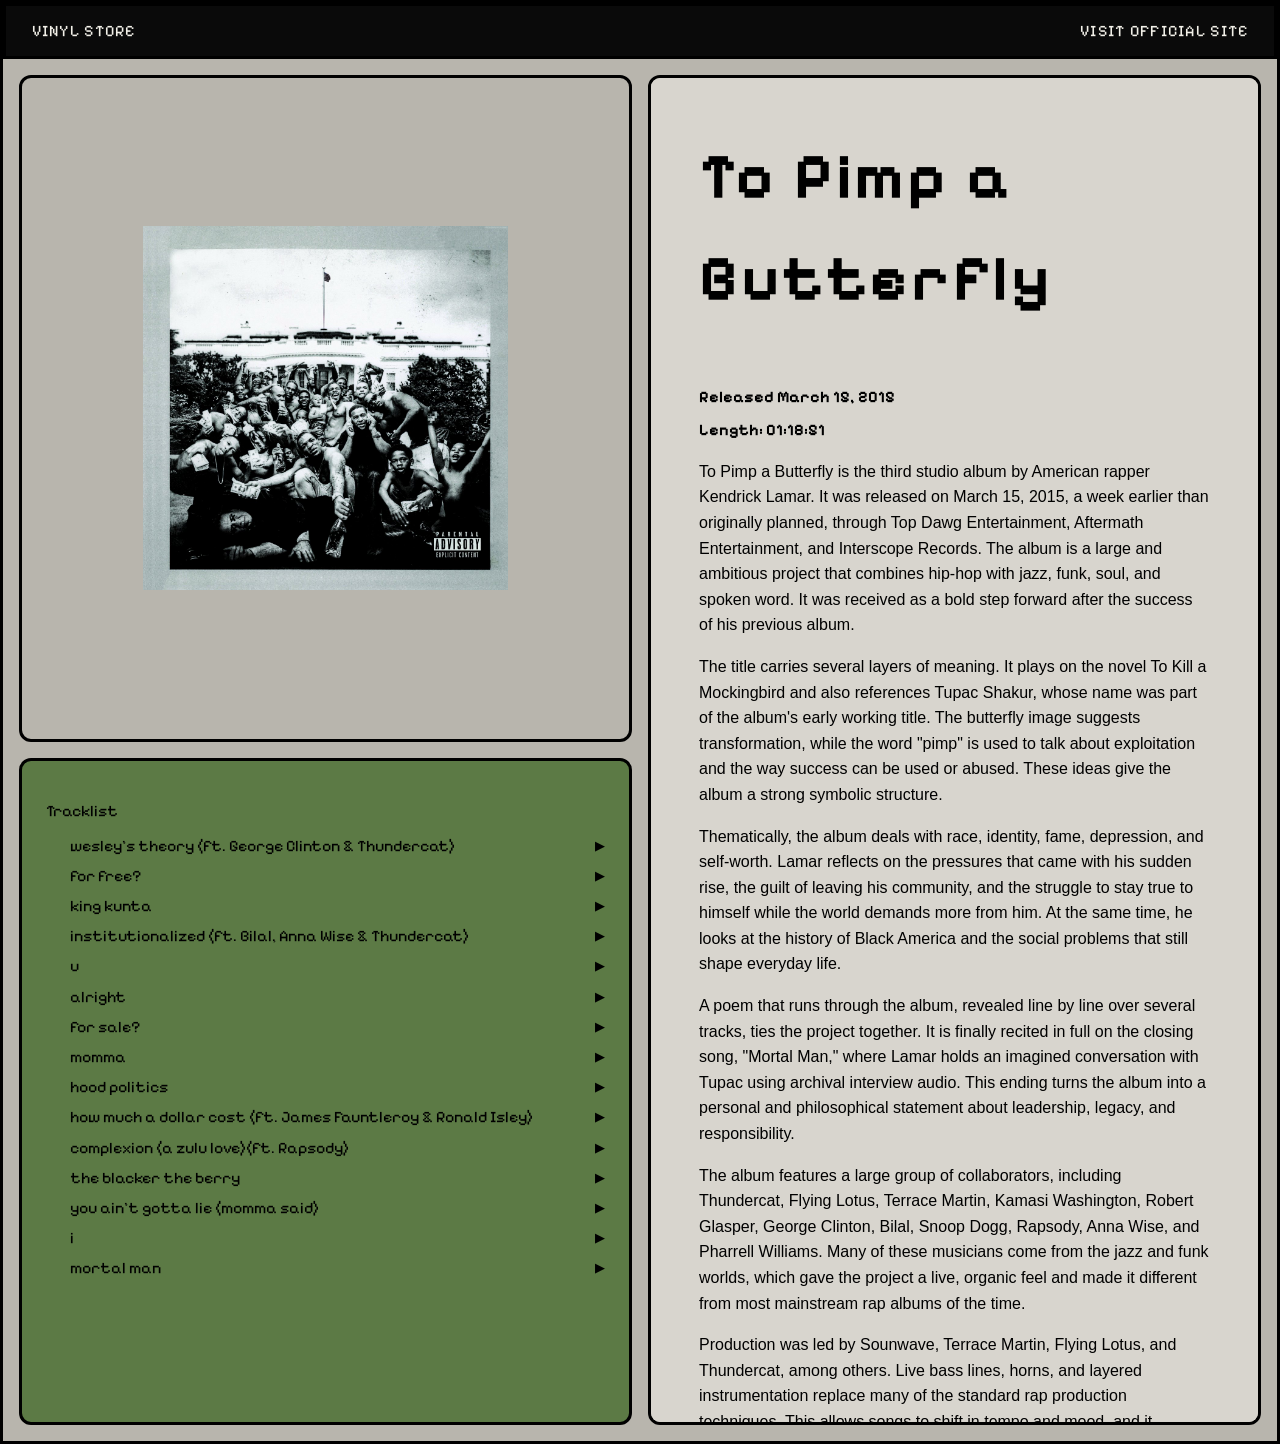
<file: butterfly.html>
<!doctype html>
<html lang="en">
  <head>
    <meta charset="UTF-8" />
    <meta name="viewport" content="width=device-width, initial-scale=1.0" />
    <title>To Pimp a Butterfly</title>
    <link rel="stylesheet" href="records.css" />
    <link rel="preconnect" href="https://fonts.googleapis.com" />
    <link rel="preconnect" href="https://fonts.gstatic.com" crossorigin />
    <link
      href="https://fonts.googleapis.com/css2?family=Pixelify+Sans:wght@400..700&display=swap"
      rel="stylesheet"
    />
  </head>
  <body>
    <nav class="nav">
      <a class="link nav-title" href="index.html">VINYL STORE</a>
      <a class="link" href="https://shop.my-gnx.com/">VISIT OFFICIAL SITE</a>
    </nav>
    <div class="container">
      <div class="record-playing">
        <img class="vinyl" src="images/vinyl.png" alt="Vinyl" />
        <img
          class="album-cover"
          src="images/butterfly.jpg"
          alt="GNX album cover"
        />
      </div>
      <div class="tracklist">
        <p>Tracklist</p>
        <ul>
          <li>
            wesley's theory (ft. George Clinton & Thundercat)
            <button
              class="play-button"
              data-audio="music/To Pimp a Butterfly/wesleystheory.mp3"
            >
              ▶
            </button>
          </li>

          <li>
            for free?
            <button
              class="play-button"
              data-audio="music/To Pimp a Butterfly/forfree.mp3"
            >
              ▶
            </button>
          </li>

          <li>
            king kunta
            <button
              class="play-button"
              data-audio="music/To Pimp a Butterfly/kingkunta.mp3"
            >
              ▶
            </button>
          </li>

          <li>
            institutionalized (ft. Bilal, Anna Wise & Thundercat)
            <button
              class="play-button"
              data-audio="music/To Pimp a Butterfly/instatu.mp3"
            >
              ▶
            </button>
          </li>

          <li>
            u
            <button
              class="play-button"
              data-audio="music/To Pimp a Butterfly/u.mp3"
            >
              ▶
            </button>
          </li>

          <li>
            alright
            <button
              class="play-button"
              data-audio="music/To Pimp a Butterfly/alright.mp3"
            >
              ▶
            </button>
          </li>

          <li>
            for sale?
            <button
              class="play-button"
              data-audio="music/To Pimp a Butterfly/forsale.mp3"
            >
              ▶
            </button>
          </li>

          <li>
            momma
            <button
              class="play-button"
              data-audio="music/To Pimp a Butterfly/momma.mp3"
            >
              ▶
            </button>
          </li>

          <li>
            hood politics
            <button
              class="play-button"
              data-audio="music/To Pimp a Butterfly/hoodpolitics.mp3"
            >
              ▶
            </button>
          </li>

          <li>
            how much a dollar cost (ft. James Fauntleroy & Ronald Isley)
            <button
              class="play-button"
              data-audio="music/To Pimp a Butterfly/dollarcost.mp3"
            >
              ▶
            </button>
          </li>

          <li>
            complexion (a zulu love)(ft. Rapsody)
            <button
              class="play-button"
              data-audio="music/To Pimp a Butterfly/complexion.mp3"
            >
              ▶
            </button>
          </li>

          <li>
            the blacker the berry
            <button
              class="play-button"
              data-audio="music/To Pimp a Butterfly/blackertheberry.mp3"
            >
              ▶
            </button>
          </li>
          <li>
            you ain't gotta lie (momma said)
            <button
              class="play-button"
              data-audio="music/To Pimp a Butterfly/youaintgottalie.mp3"
            >
              ▶
            </button>
          </li>
          <li>
            i
            <button
              class="play-button"
              data-audio="music/To Pimp a Butterfly/i.mp3"
            >
              ▶
            </button>
          </li>
          <li>
            mortal man
            <button
              class="play-button"
              data-audio="music/To Pimp a Butterfly/mortalman.mp3"
            >
              ▶
            </button>
          </li>
        </ul>
      </div>
      <div class="description">
        <h2>To Pimp a Butterfly</h2>
        <h3>Released March 15, 2015</h3>
        <h3>Length: 01:18:51</h3>
        <!--text from claude -->
        <p>
          To Pimp a Butterfly is the third studio album by American rapper
          Kendrick Lamar. It was released on March 15, 2015, a week earlier than
          originally planned, through Top Dawg Entertainment, Aftermath
          Entertainment, and Interscope Records. The album is a large and
          ambitious project that combines hip-hop with jazz, funk, soul, and
          spoken word. It was received as a bold step forward after the success
          of his previous album.
        </p>

        <p>
          The title carries several layers of meaning. It plays on the novel To
          Kill a Mockingbird and also references Tupac Shakur, whose name was
          part of the album's early working title. The butterfly image suggests
          transformation, while the word "pimp" is used to talk about
          exploitation and the way success can be used or abused. These ideas
          give the album a strong symbolic structure.
        </p>

        <p>
          Thematically, the album deals with race, identity, fame, depression,
          and self-worth. Lamar reflects on the pressures that came with his
          sudden rise, the guilt of leaving his community, and the struggle to
          stay true to himself while the world demands more from him. At the
          same time, he looks at the history of Black America and the social
          problems that still shape everyday life.
        </p>

        <p>
          A poem that runs through the album, revealed line by line over several
          tracks, ties the project together. It is finally recited in full on
          the closing song, "Mortal Man," where Lamar holds an imagined
          conversation with Tupac using archival interview audio. This ending
          turns the album into a personal and philosophical statement about
          leadership, legacy, and responsibility.
        </p>

        <p>
          The album features a large group of collaborators, including
          Thundercat, Flying Lotus, Terrace Martin, Kamasi Washington, Robert
          Glasper, George Clinton, Bilal, Snoop Dogg, Rapsody, Anna Wise, and
          Pharrell Williams. Many of these musicians come from the jazz and funk
          worlds, which gave the project a live, organic feel and made it
          different from most mainstream rap albums of the time.
        </p>

        <p>
          Production was led by Sounwave, Terrace Martin, Flying Lotus, and
          Thundercat, among others. Live bass lines, horns, and layered
          instrumentation replace many of the standard rap production
          techniques. This allows songs to shift in tempo and mood, and it
          supports Lamar's experimental vocal style, which ranges from smooth
          rapping to shouted and distorted performances.
        </p>

        <p>
          Songs such as "King Kunta," "i," "The Blacker the Berry," and "These
          Walls" became widely discussed highlights. "Alright" had an especially
          large cultural impact. Its chorus became a rallying cry at protests
          and public gatherings, and the song was embraced as an anthem of hope
          during a period of social tension in the United States.
        </p>

        <p>
          To Pimp a Butterfly debuted at number one on the US Billboard 200 with
          around 324,000 units in its first week. Critics praised it
          enthusiastically, and many ranked it among the best albums of the
          decade. At the Grammy Awards it received eleven nominations and won
          Best Rap Album, along with several other awards for its songs and
          related work.
        </p>

        <p>
          The album is now considered one of the most important hip-hop albums
          of its generation. Its mix of jazz, politics, personal reflection, and
          musical risk-taking expanded what a rap album could be, and it has
          influenced artists across many genres. For many listeners, it remains
          the clearest example of Lamar's ability to combine artistic ambition
          with a message that speaks to a wide audience.
        </p>
      </div>
    </div>
    <script src="records.js"></script>
  </body>
</html>
</file>
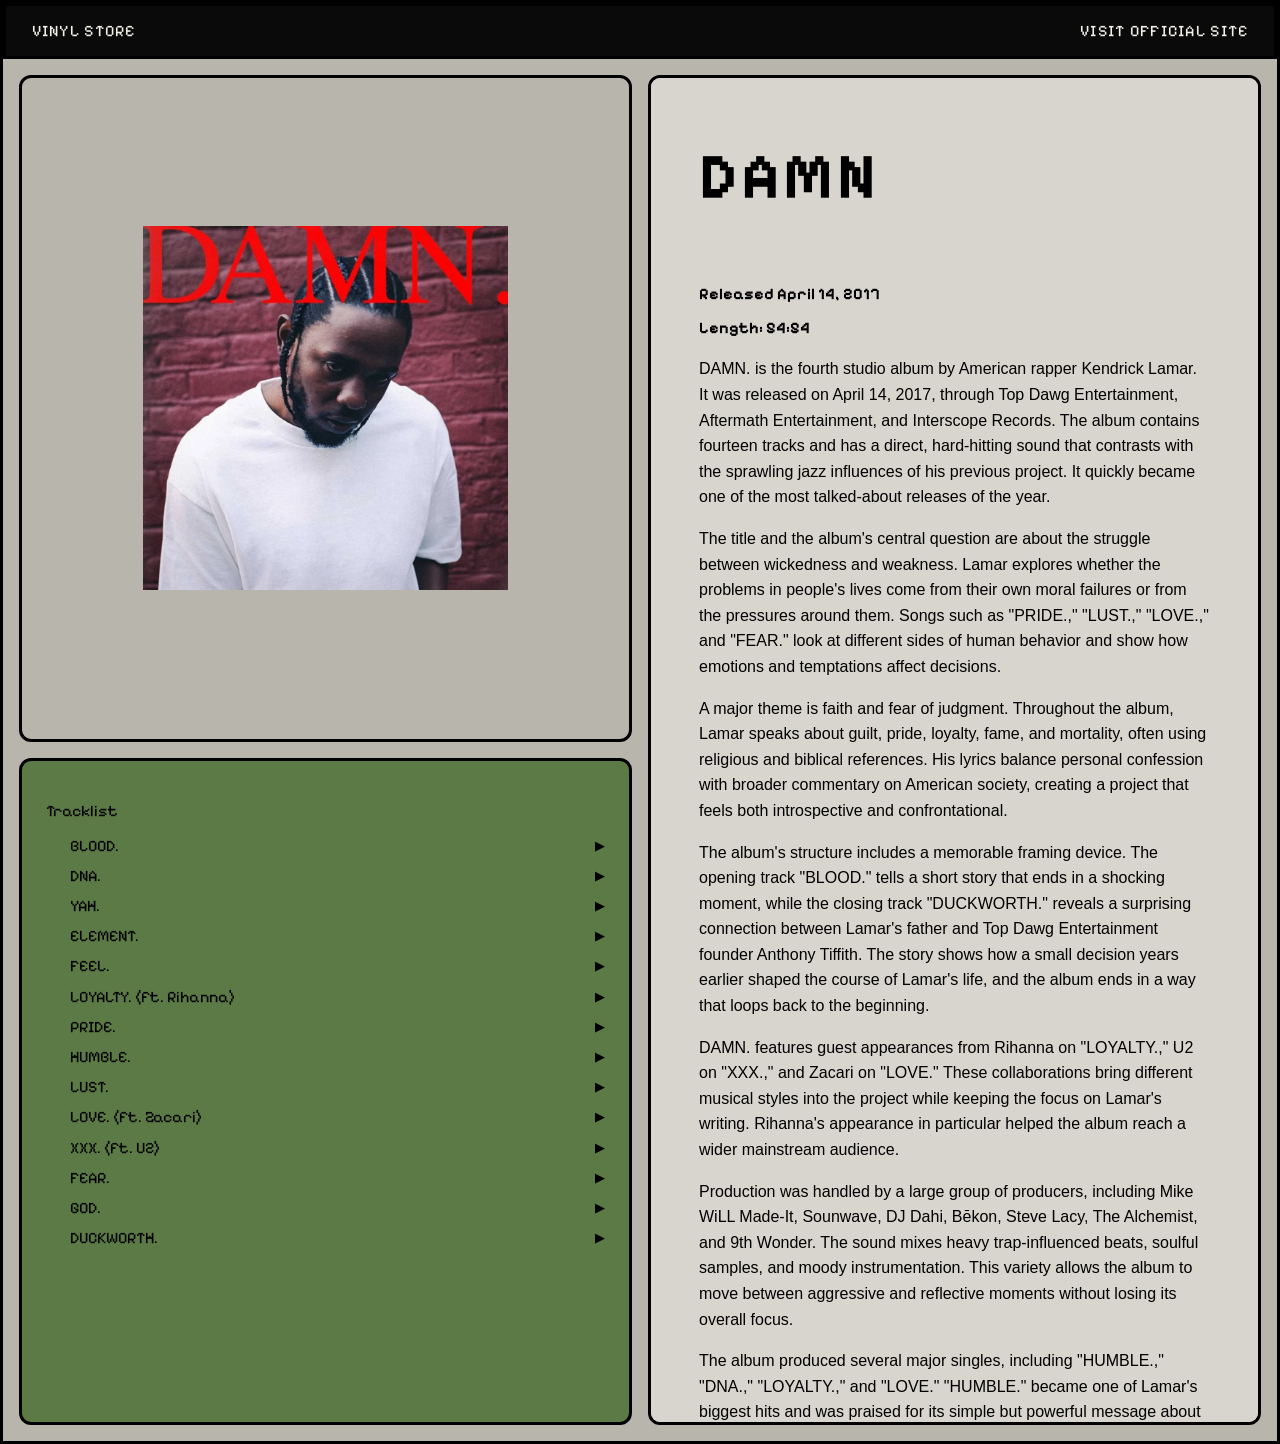
<file: damn.html>
<!doctype html>
<html lang="en">
  <head>
    <meta charset="UTF-8" />
    <meta name="viewport" content="width=device-width, initial-scale=1.0" />
    <title>DAMN</title>
    <link rel="stylesheet" href="records.css" />
    <link rel="preconnect" href="https://fonts.googleapis.com" />
    <link rel="preconnect" href="https://fonts.gstatic.com" crossorigin />
    <link
      href="https://fonts.googleapis.com/css2?family=Pixelify+Sans:wght@400..700&display=swap"
      rel="stylesheet"
    />
  </head>
  <body>
    <nav class="nav">
      <a class="link nav-title" href="index.html">VINYL STORE</a>
      <a class="link" href="https://shop.my-gnx.com/">VISIT OFFICIAL SITE</a>
    </nav>
    <div class="container">
      <div class="record-playing">
        <img class="vinyl" src="images/vinyl.png" alt="Vinyl" />
        <img class="album-cover" src="images/damn.webp" alt="GNX album cover" />
      </div>
      <div class="tracklist">
        <p>Tracklist</p>
        <ul>
          <li>
            BLOOD.
            <button class="play-button" data-audio="music/DAMN/BLOOD.mp3">
              ▶
            </button>
          </li>

          <li>
            DNA.
            <button class="play-button" data-audio="music/DAMN/DNA.mp3">
              ▶
            </button>
          </li>

          <li>
            YAH.
            <button class="play-button" data-audio="music/DAMN/YAH.mp3">
              ▶
            </button>
          </li>

          <li>
            ELEMENT.
            <button class="play-button" data-audio="music/DAMN/ELEMENT.mp3">
              ▶
            </button>
          </li>

          <li>
            FEEL.
            <button class="play-button" data-audio="music/DAMN/FEEL.mp3">
              ▶
            </button>
          </li>

          <li>
            LOYALTY. (ft. Rihanna)
            <button class="play-button" data-audio="music/DAMN/LOYALTY.mp3">
              ▶
            </button>
          </li>

          <li>
            PRIDE.
            <button class="play-button" data-audio="music/DAMN/PRIDE.mp3">
              ▶
            </button>
          </li>

          <li>
            HUMBLE.
            <button class="play-button" data-audio="music/DAMN/HUMBLE.mp3">
              ▶
            </button>
          </li>

          <li>
            LUST.
            <button class="play-button" data-audio="music/DAMN/LUST.mp3">
              ▶
            </button>
          </li>

          <li>
            LOVE. (ft. Zacari)
            <button class="play-button" data-audio="music/DAMN/LOVE.mp3">
              ▶
            </button>
          </li>

          <li>
            XXX. (ft. U2)
            <button class="play-button" data-audio="music/DAMN/XXX.mp3">
              ▶
            </button>
          </li>

          <li>
            FEAR.
            <button class="play-button" data-audio="music/DAMN/FEAR.mp3">
              ▶
            </button>
          </li>
          <li>
            GOD.
            <button class="play-button" data-audio="music/DAMN/GOD.mp3">
              ▶
            </button>
          </li>
          <li>
            DUCKWORTH.
            <button class="play-button" data-audio="music/DAMN/DUCKWORTH.mp3">
              ▶
            </button>
          </li>
        </ul>
      </div>
      <div class="description">
        <h2>DAMN</h2>
        <h3>Released April 14, 2017</h3>
        <h3>Length: 54:54</h3>
        <!--text from claude -->
        <p>
          DAMN. is the fourth studio album by American rapper Kendrick Lamar. It
          was released on April 14, 2017, through Top Dawg Entertainment,
          Aftermath Entertainment, and Interscope Records. The album contains
          fourteen tracks and has a direct, hard-hitting sound that contrasts
          with the sprawling jazz influences of his previous project. It quickly
          became one of the most talked-about releases of the year.
        </p>

        <p>
          The title and the album's central question are about the struggle
          between wickedness and weakness. Lamar explores whether the problems
          in people's lives come from their own moral failures or from the
          pressures around them. Songs such as "PRIDE.," "LUST.," "LOVE.," and
          "FEAR." look at different sides of human behavior and show how
          emotions and temptations affect decisions.
        </p>

        <p>
          A major theme is faith and fear of judgment. Throughout the album,
          Lamar speaks about guilt, pride, loyalty, fame, and mortality, often
          using religious and biblical references. His lyrics balance personal
          confession with broader commentary on American society, creating a
          project that feels both introspective and confrontational.
        </p>

        <p>
          The album's structure includes a memorable framing device. The opening
          track "BLOOD." tells a short story that ends in a shocking moment,
          while the closing track "DUCKWORTH." reveals a surprising connection
          between Lamar's father and Top Dawg Entertainment founder Anthony
          Tiffith. The story shows how a small decision years earlier shaped the
          course of Lamar's life, and the album ends in a way that loops back to
          the beginning.
        </p>

        <p>
          DAMN. features guest appearances from Rihanna on "LOYALTY.," U2 on
          "XXX.," and Zacari on "LOVE." These collaborations bring different
          musical styles into the project while keeping the focus on Lamar's
          writing. Rihanna's appearance in particular helped the album reach a
          wider mainstream audience.
        </p>

        <p>
          Production was handled by a large group of producers, including Mike
          WiLL Made-It, Sounwave, DJ Dahi, Bēkon, Steve Lacy, The Alchemist, and
          9th Wonder. The sound mixes heavy trap-influenced beats, soulful
          samples, and moody instrumentation. This variety allows the album to
          move between aggressive and reflective moments without losing its
          overall focus.
        </p>

        <p>
          The album produced several major singles, including "HUMBLE.," "DNA.,"
          "LOYALTY.," and "LOVE." "HUMBLE." became one of Lamar's biggest hits
          and was praised for its simple but powerful message about ego and
          authenticity. "DNA." stood out for its intense delivery and changes in
          rhythm, showing how strongly Lamar can control the energy of a song.
        </p>

        <p>
          DAMN. debuted at number one on the US Billboard 200 with about 603,000
          units in its first week, the biggest opening of his career at that
          point. It received strong reviews and won Best Rap Album at the Grammy
          Awards, with its songs earning additional awards. A special
          collector's edition later released the album with the track order
          reversed, giving listeners a new way to experience the story.
        </p>

        <p>
          In 2018, DAMN. won the Pulitzer Prize for Music, making Lamar the
          first artist outside of classical and jazz to receive the award. The
          prize was a landmark moment for hip-hop and recognized the album's
          storytelling and cultural importance. Today DAMN. is seen as one of
          the defining albums of his career, combining massive popular appeal
          with serious artistic ambition.
        </p>
      </div>
    </div>
    <script src="records.js"></script>
  </body>
</html>
</file>
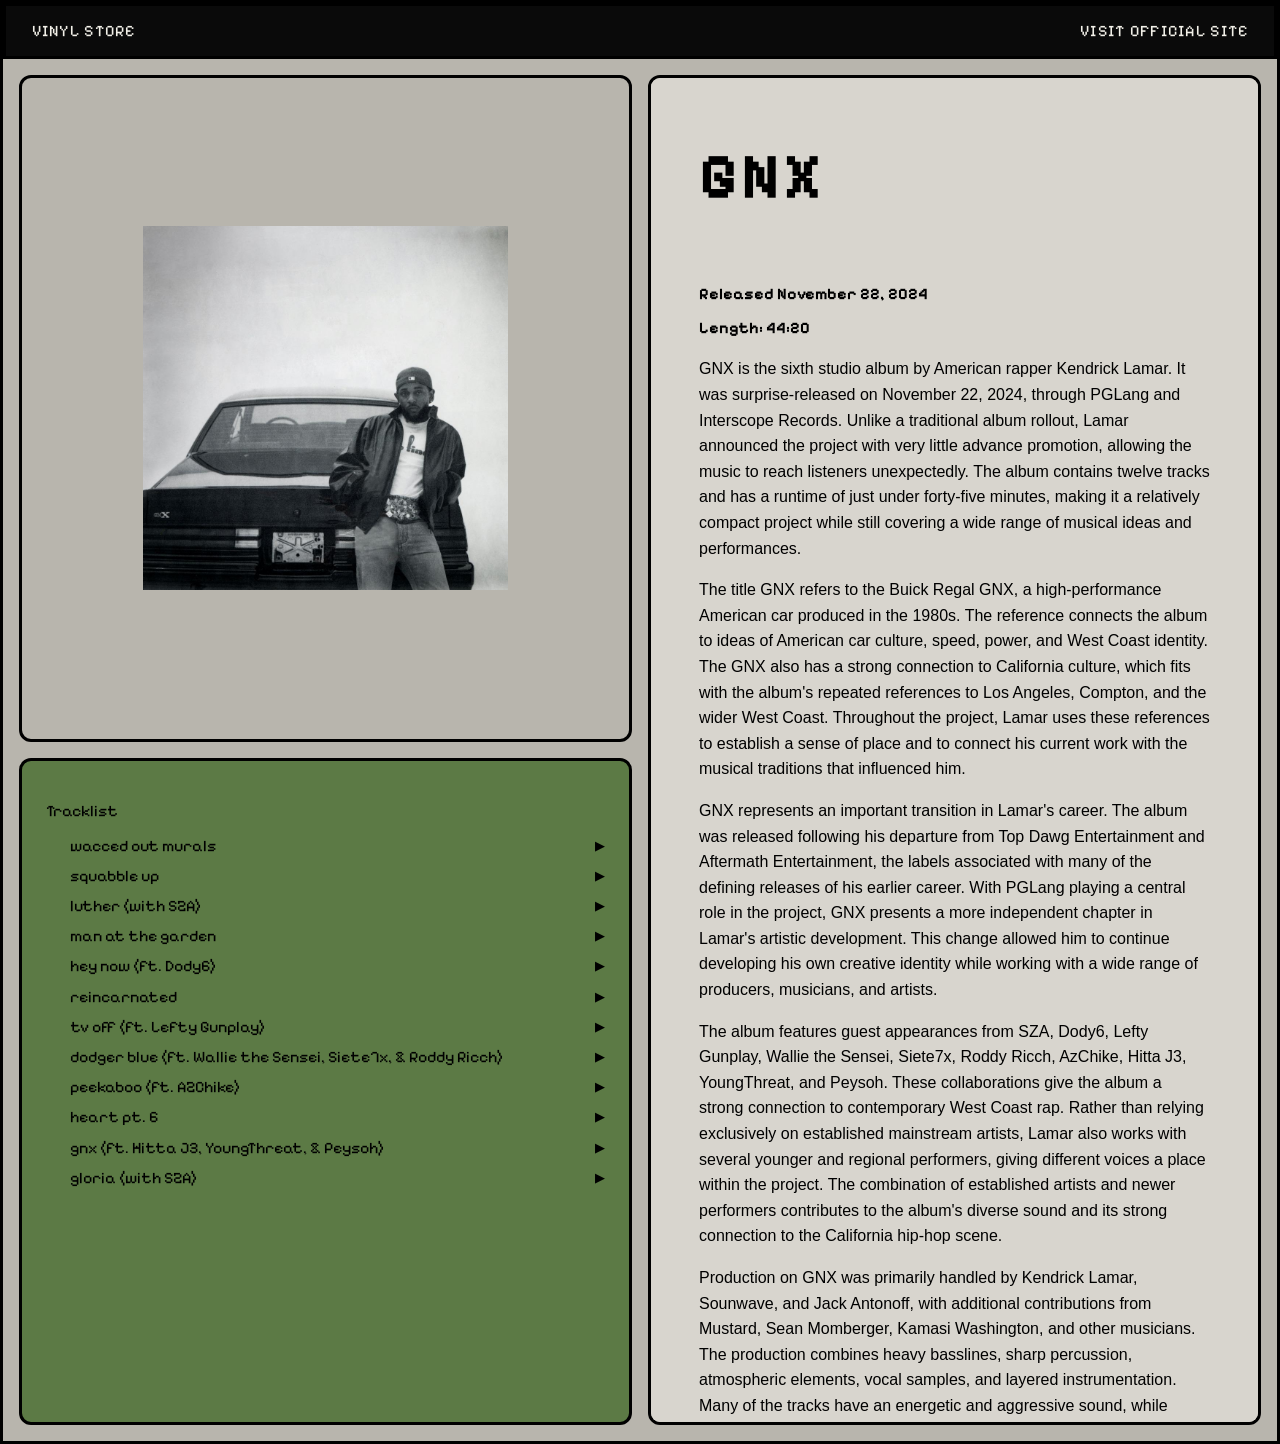
<file: gnx.html>
<!doctype html>
<html lang="en">
  <head>
    <meta charset="UTF-8" />
    <meta name="viewport" content="width=device-width, initial-scale=1.0" />
    <title>GNX</title>
    <link rel="stylesheet" href="records.css" />
    <link rel="preconnect" href="https://fonts.googleapis.com" />
    <link rel="preconnect" href="https://fonts.gstatic.com" crossorigin />
    <link
      href="https://fonts.googleapis.com/css2?family=Pixelify+Sans:wght@400..700&display=swap"
      rel="stylesheet"
    />
  </head>
  <body>
    <nav class="nav">
      <a class="link nav-title" href="index.html">VINYL STORE</a>
      <a class="link" href="https://shop.my-gnx.com/">VISIT OFFICIAL SITE</a>
    </nav>
    <div class="container">
      <div class="record-playing">
        <img class="vinyl" src="images/vinyl.png" alt="Vinyl" />
        <img class="album-cover" src="images/gnx.jpg" alt="GNX album cover" />
      </div>
      <div class="tracklist">
        <p>Tracklist</p>
        <ul>
          <li>
            wacced out murals
            <button
              class="play-button"
              data-audio="music/GNX/wacced-out_JbHUO3ZY.mp3"
            >
              ▶
            </button>
          </li>

          <li>
            squabble up
            <button class="play-button" data-audio="music/GNX/squabbleup.mp3">
              ▶
            </button>
          </li>

          <li>
            luther (with SZA)
            <button class="play-button" data-audio="music/GNX/luther.mp3">
              ▶
            </button>
          </li>

          <li>
            man at the garden
            <button
              class="play-button"
              data-audio="music/GNX/manatthegarden.mp3"
            >
              ▶
            </button>
          </li>

          <li>
            hey now (ft. Dody6)
            <button class="play-button" data-audio="music/GNX/heynow.mp3">
              ▶
            </button>
          </li>

          <li>
            reincarnated
            <button class="play-button" data-audio="music/GNX/reincarnated.mp3">
              ▶
            </button>
          </li>

          <li>
            tv off (ft. Lefty Gunplay)
            <button class="play-button" data-audio="music/GNX/tvoff.mp3">
              ▶
            </button>
          </li>

          <li>
            dodger blue (ft. Wallie the Sensei, Siete7x, & Roddy Ricch)
            <button class="play-button" data-audio="music/GNX/dodgerblue.mp3">
              ▶
            </button>
          </li>

          <li>
            peekaboo (ft. AZChike)
            <button class="play-button" data-audio="music/GNX/peekaboo.mp3">
              ▶
            </button>
          </li>

          <li>
            heart pt. 6
            <button class="play-button" data-audio="music/GNX/heart6.mp3">
              ▶
            </button>
          </li>

          <li>
            gnx (ft. Hitta J3, YoungThreat, & Peysoh)
            <button class="play-button" data-audio="music/GNX/gnx.mp3">
              ▶
            </button>
          </li>

          <li>
            gloria (with SZA)
            <button class="play-button" data-audio="music/GNX/gloria.mp3">
              ▶
            </button>
          </li>
        </ul>
      </div>
      <div class="description">
        <h2>GNX</h2>
        <h3>Released November 22, 2024</h3>
        <h3>Length: 44:20</h3>
        <!--text from chatgpt -->
        <p>
          GNX is the sixth studio album by American rapper Kendrick Lamar. It
          was surprise-released on November 22, 2024, through PGLang and
          Interscope Records. Unlike a traditional album rollout, Lamar
          announced the project with very little advance promotion, allowing the
          music to reach listeners unexpectedly. The album contains twelve
          tracks and has a runtime of just under forty-five minutes, making it a
          relatively compact project while still covering a wide range of
          musical ideas and performances.
        </p>

        <p>
          The title GNX refers to the Buick Regal GNX, a high-performance
          American car produced in the 1980s. The reference connects the album
          to ideas of American car culture, speed, power, and West Coast
          identity. The GNX also has a strong connection to California culture,
          which fits with the album's repeated references to Los Angeles,
          Compton, and the wider West Coast. Throughout the project, Lamar uses
          these references to establish a sense of place and to connect his
          current work with the musical traditions that influenced him.
        </p>

        <p>
          GNX represents an important transition in Lamar's career. The album
          was released following his departure from Top Dawg Entertainment and
          Aftermath Entertainment, the labels associated with many of the
          defining releases of his earlier career. With PGLang playing a central
          role in the project, GNX presents a more independent chapter in
          Lamar's artistic development. This change allowed him to continue
          developing his own creative identity while working with a wide range
          of producers, musicians, and artists.
        </p>

        <p>
          The album features guest appearances from SZA, Dody6, Lefty Gunplay,
          Wallie the Sensei, Siete7x, Roddy Ricch, AzChike, Hitta J3,
          YoungThreat, and Peysoh. These collaborations give the album a strong
          connection to contemporary West Coast rap. Rather than relying
          exclusively on established mainstream artists, Lamar also works with
          several younger and regional performers, giving different voices a
          place within the project. The combination of established artists and
          newer performers contributes to the album's diverse sound and its
          strong connection to the California hip-hop scene.
        </p>

        <p>
          Production on GNX was primarily handled by Kendrick Lamar, Sounwave,
          and Jack Antonoff, with additional contributions from Mustard, Sean
          Momberger, Kamasi Washington, and other musicians. The production
          combines heavy basslines, sharp percussion, atmospheric elements,
          vocal samples, and layered instrumentation. Many of the tracks have an
          energetic and aggressive sound, while others create more space for
          Lamar's vocals and storytelling. This contrast allows the album to
          move between different moods without losing its overall identity.
        </p>

        <p>
          One of the most noticeable characteristics of GNX is its connection to
          West Coast hip-hop. Lamar incorporates elements associated with
          California rap while combining them with modern production techniques.
          The album draws from the history of the region without simply
          reproducing older styles. This creates a sound that can feel nostalgic
          while remaining contemporary. References to Los Angeles, local
          culture, cars, neighborhoods, and regional artists appear throughout
          the project and help create a consistent sense of location.
        </p>

        <p>
          Lamar's performances also change throughout the album. On some tracks,
          he uses an aggressive delivery with rapid changes in rhythm and vocal
          tone, while other songs rely more heavily on melody and layered
          vocals. This variation gives the project a dynamic structure and
          allows Lamar to move between different styles of rap. His delivery is
          often closely connected to the production, with changes in his voice
          and rhythm helping emphasize the energy of individual tracks.
        </p>

        <p>
          GNX was supported by four singles: "Squabble Up", "Luther", "TV Off",
          and "Peekaboo". "Squabble Up" is driven by energetic production and a
          strong rhythmic structure, while "Luther" takes a more melodic
          approach through its collaboration with SZA. "TV Off" features Mustard
          and includes one of the album's most recognizable high-energy
          performances. "Peekaboo", featuring AzChike, continues the album's
          emphasis on West Coast rap and regional collaboration.
        </p>

        <p>
          The album also received significant attention for its relationship to
          Lamar's earlier work and his broader artistic identity. GNX continues
          several themes that have appeared throughout his discography,
          including identity, fame, competition, community, family, and his
          relationship with his hometown. At the same time, the album often
          presents a more energetic and celebratory atmosphere than some of his
          previous releases. This combination of personal themes and high-energy
          performances gives GNX a different character while maintaining
          elements of Lamar's established style.
        </p>

        <p>
          GNX received widespread critical acclaim and became Lamar's fifth
          number-one album on the US Billboard 200. It also reached number one
          in several other countries, including Canada, the Netherlands, Sweden,
          Australia, Denmark, and the United Kingdom. The album's surprise
          release generated considerable attention online and helped create a
          strong initial response from listeners. Its commercial performance
          demonstrated the continued global reach of Lamar's music and the
          ability of a relatively short promotional campaign to generate
          substantial interest.
        </p>

        <p>
          The album's success also extended beyond streaming and album sales.
          Lamar and SZA later performed together during the Super Bowl LIX
          halftime show, bringing several of their collaborations to one of the
          largest television audiences in the United States. The performance
          further connected GNX with Lamar's broader public profile and followed
          a period of significant attention surrounding his music and live
          performances.
        </p>

        <p>
          In 2025, Lamar and SZA embarked on the Grand National Tour in support
          of GNX and SZA's Lana. The tour brought the two artists together for a
          large series of performances across multiple locations. The concerts
          allowed Lamar to translate the album's energetic production and visual
          identity into a live setting, while also incorporating material from
          different stages of his career.
        </p>

        <p>
          GNX also received substantial recognition from the Recording Academy.
          The album and its songs received eight nominations at the 68th Grammy
          Awards and won four awards. GNX won Best Rap Album, while "Luther" won
          Record of the Year and Best Melodic Rap Performance. "TV Off" won Best
          Rap Song. These awards added to Lamar's extensive history of
          recognition at the Grammys and highlighted the impact of the album's
          music and collaborations.
        </p>

        <p>
          Beyond its commercial and award recognition, GNX can be viewed as
          another stage in Kendrick Lamar's development as an artist. The
          project combines references to his roots with newer sounds,
          collaborators, and production approaches. Its emphasis on West Coast
          culture gives the album a strong regional identity, while its
          collaborations and modern production allow it to reach listeners
          outside that tradition. The result is a project that connects
          different generations and styles of hip-hop while remaining centered
          around Lamar's distinctive voice and perspective.
        </p>

        <p>
          With its surprise release, strong regional identity, varied
          production, and extensive collaborations, GNX occupies a distinctive
          place within Kendrick Lamar's discography. The album demonstrates his
          continued interest in experimenting with different sounds while
          maintaining a connection to the culture and communities that shaped
          his music. From its title and artwork to its production,
          collaborations, and live performances, GNX presents a project strongly
          connected to the history and contemporary identity of West Coast
          hip-hop.
        </p>
      </div>
    </div>
    <script src="records.js"></script>
  </body>
</html>
</file>
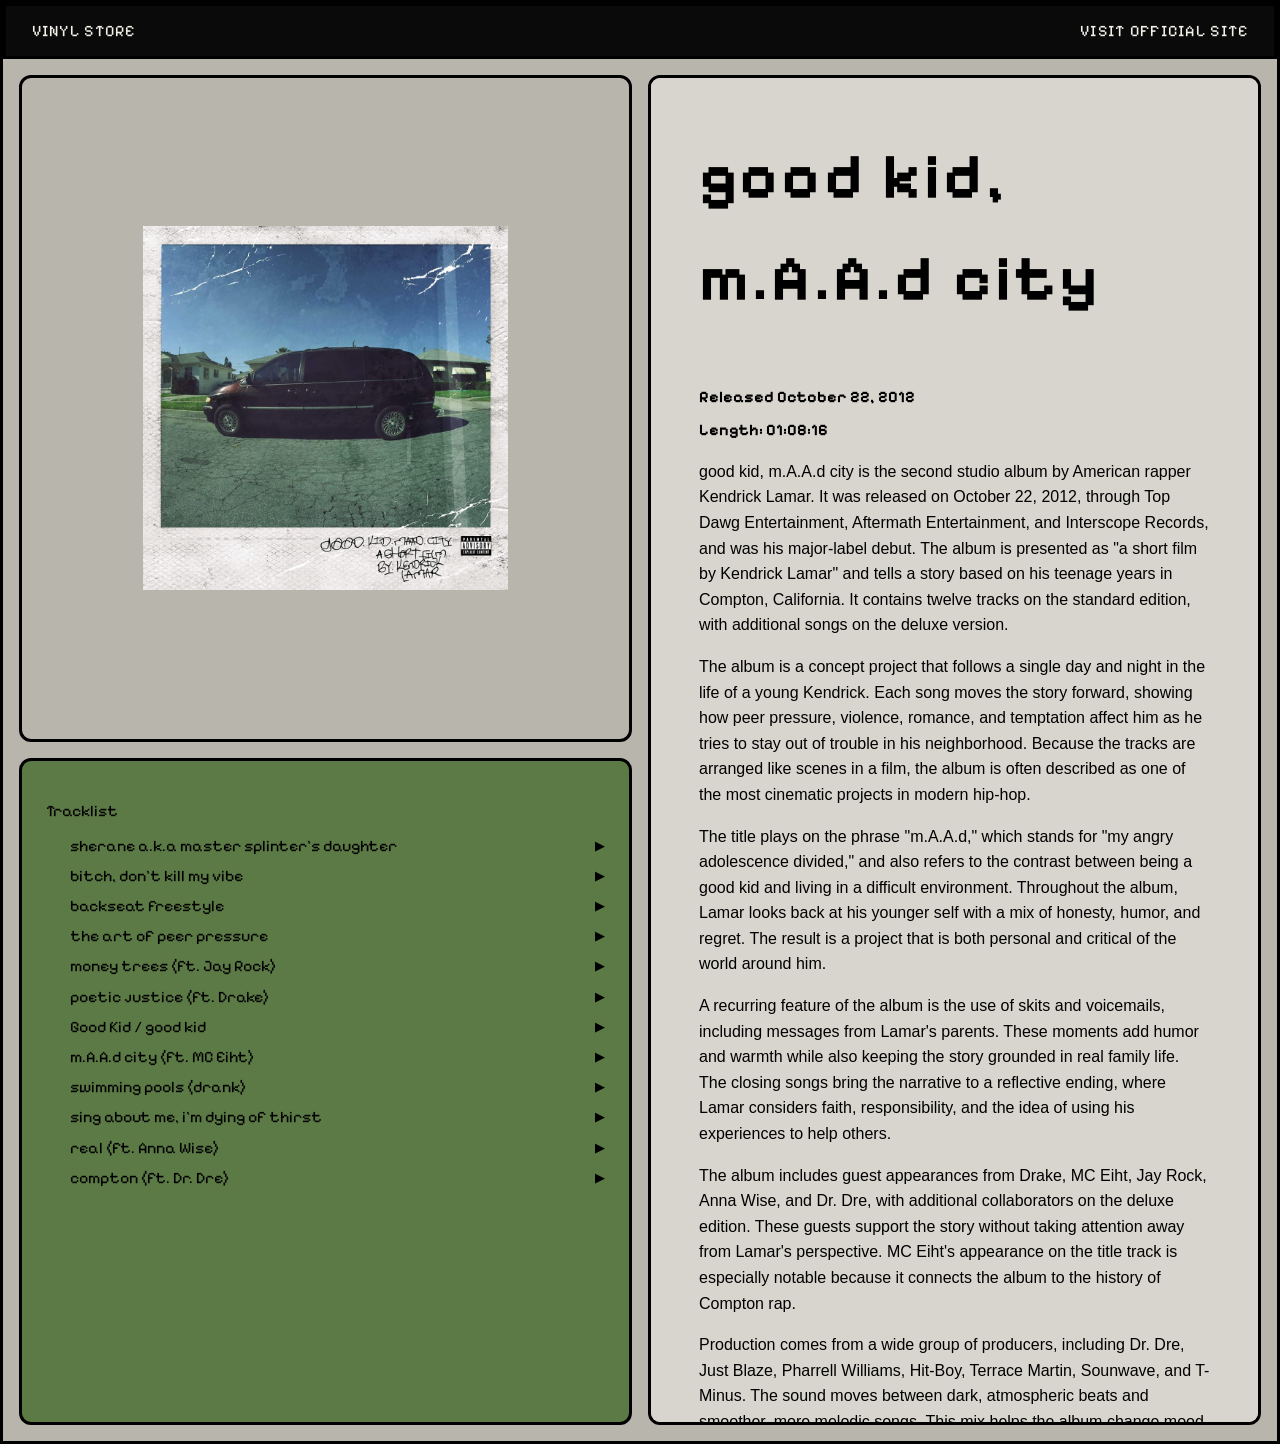
<file: good-kid.html>
<!doctype html>
<html lang="en">
  <head>
    <meta charset="UTF-8" />
    <meta name="viewport" content="width=device-width, initial-scale=1.0" />
    <title>good kid, m.A.A.d city</title>
    <link rel="stylesheet" href="records.css" />
    <link rel="preconnect" href="https://fonts.googleapis.com" />
    <link rel="preconnect" href="https://fonts.gstatic.com" crossorigin />
    <link
      href="https://fonts.googleapis.com/css2?family=Pixelify+Sans:wght@400..700&display=swap"
      rel="stylesheet"
    />
  </head>
  <body>
    <nav class="nav">
      <a class="link nav-title" href="index.html">VINYL STORE</a>
      <a class="link" href="https://shop.my-gnx.com/">VISIT OFFICIAL SITE</a>
    </nav>
    <div class="container">
      <div class="record-playing">
        <img class="vinyl" src="images/vinyl.png" alt="Vinyl" />
        <img
          class="album-cover"
          src="images/goodKid.jpg"
          alt="good kid, m.A.A.d city album cover"
        />
      </div>
      <div class="tracklist">
        <p>Tracklist</p>
        <ul>
          <li>
            sherane a.k.a master splinter's daughter
            <button class="play-button" data-audio="music/goodkid/sherane.mp3">
              ▶
            </button>
          </li>

          <li>
            bitch, don't kill my vibe
            <button
              class="play-button"
              data-audio="music/goodkid/bitchdont.mp3"
            >
              ▶
            </button>
          </li>

          <li>
            backseat freestyle
            <button class="play-button" data-audio="music/goodkid/backseat.mp3">
              ▶
            </button>
          </li>

          <li>
            the art of peer pressure
            <button
              class="play-button"
              data-audio="music/goodkid/peerpressure.mp3"
            >
              ▶
            </button>
          </li>

          <li>
            money trees (ft. Jay Rock)
            <button
              class="play-button"
              data-audio="music/goodkid/moneytrees.mp3"
            >
              ▶
            </button>
          </li>

          <li>
            poetic justice (ft. Drake)
            <button
              class="play-button"
              data-audio="music/goodkid/poeticjustice.mp3"
            >
              ▶
            </button>
          </li>

          <li>
            Good Kid / good kid
            <button class="play-button" data-audio="music/goodkid/goodkid.mp3">
              ▶
            </button>
          </li>

          <li>
            m.A.A.d city (ft. MC Eiht)
            <button class="play-button" data-audio="music/goodkid/maadcity.mp3">
              ▶
            </button>
          </li>

          <li>
            swimming pools (drank)
            <button
              class="play-button"
              data-audio="music/goodkid/swimmingpools.mp3"
            >
              ▶
            </button>
          </li>

          <li>
            sing about me, i'm dying of thirst
            <button
              class="play-button"
              data-audio="music/goodkid/singaboutme.mp3"
            >
              ▶
            </button>
          </li>

          <li>
            real (ft. Anna Wise)
            <button class="play-button" data-audio="music/goodkid/real.mp3">
              ▶
            </button>
          </li>

          <li>
            compton (ft. Dr. Dre)
            <button class="play-button" data-audio="music/goodkid/compton.mp3">
              ▶
            </button>
          </li>
        </ul>
      </div>
      <div class="description">
        <h2>good kid, m.A.A.d city</h2>
        <h3>Released October 22, 2012</h3>
        <h3>Length: 01:08:16</h3>
        <!--text from claude -->
        <p>
          good kid, m.A.A.d city is the second studio album by American rapper
          Kendrick Lamar. It was released on October 22, 2012, through Top Dawg
          Entertainment, Aftermath Entertainment, and Interscope Records, and
          was his major-label debut. The album is presented as "a short film by
          Kendrick Lamar" and tells a story based on his teenage years in
          Compton, California. It contains twelve tracks on the standard
          edition, with additional songs on the deluxe version.
        </p>

        <p>
          The album is a concept project that follows a single day and night in
          the life of a young Kendrick. Each song moves the story forward,
          showing how peer pressure, violence, romance, and temptation affect
          him as he tries to stay out of trouble in his neighborhood. Because
          the tracks are arranged like scenes in a film, the album is often
          described as one of the most cinematic projects in modern hip-hop.
        </p>

        <p>
          The title plays on the phrase "m.A.A.d," which stands for "my angry
          adolescence divided," and also refers to the contrast between being a
          good kid and living in a difficult environment. Throughout the album,
          Lamar looks back at his younger self with a mix of honesty, humor, and
          regret. The result is a project that is both personal and critical of
          the world around him.
        </p>

        <p>
          A recurring feature of the album is the use of skits and voicemails,
          including messages from Lamar's parents. These moments add humor and
          warmth while also keeping the story grounded in real family life. The
          closing songs bring the narrative to a reflective ending, where Lamar
          considers faith, responsibility, and the idea of using his experiences
          to help others.
        </p>

        <p>
          The album includes guest appearances from Drake, MC Eiht, Jay Rock,
          Anna Wise, and Dr. Dre, with additional collaborators on the deluxe
          edition. These guests support the story without taking attention away
          from Lamar's perspective. MC Eiht's appearance on the title track is
          especially notable because it connects the album to the history of
          Compton rap.
        </p>

        <p>
          Production comes from a wide group of producers, including Dr. Dre,
          Just Blaze, Pharrell Williams, Hit-Boy, Terrace Martin, Sounwave, and
          T-Minus. The sound moves between dark, atmospheric beats and smoother,
          more melodic songs. This mix helps the album change mood as the story
          develops, from tense street scenes to reflective moments of regret and
          relief.
        </p>

        <p>
          The album produced several well-known songs, including "Swimming Pools
          (Drank)," "Bitch, Don't Kill My Vibe," "Poetic Justice," "Backseat
          Freestyle," and "Money Trees." Each of these tracks shows a different
          side of Lamar's writing, from critical looks at alcohol and peer
          pressure to more playful and melodic moments. Their popularity helped
          bring the album to a much larger audience.
        </p>

        <p>
          good kid, m.A.A.d city debuted at number two on the US Billboard 200,
          selling around 242,000 copies in its first week. It received
          widespread critical acclaim and was nominated for Best Rap Album at
          the Grammy Awards. The album stayed on the Billboard 200 for years and
          has since been certified multi-platinum, showing how strongly it
          continued to connect with listeners.
        </p>

        <p>
          Today the album is widely regarded as a modern classic and one of the
          defining releases of the 2010s. It established Lamar as one of the
          most important storytellers in hip-hop and set the standard for the
          detailed, narrative-driven albums that followed. Its portrait of
          Compton, growing up, and finding direction continues to influence
          artists and fans.
        </p>
      </div>
    </div>
    <script src="records.js"></script>
  </body>
</html>
</file>
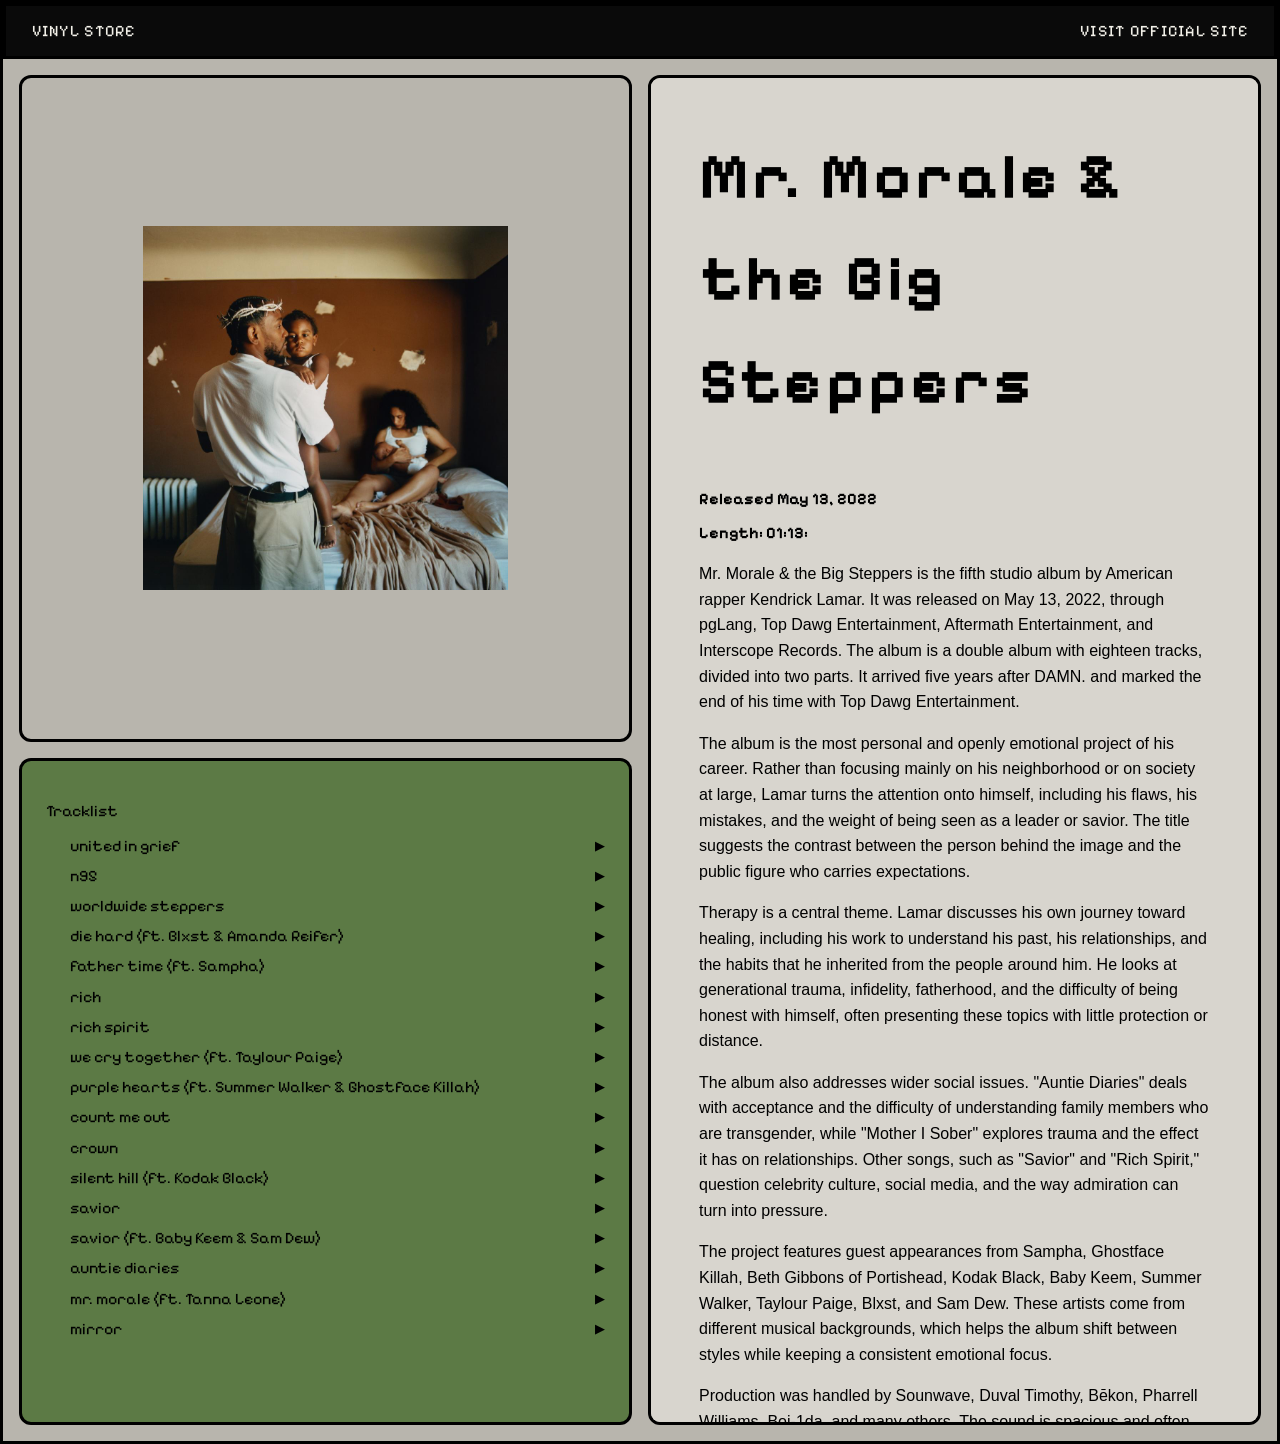
<file: mr-morale.html>
<!doctype html>
<html lang="en">
  <head>
    <meta charset="UTF-8" />
    <meta name="viewport" content="width=device-width, initial-scale=1.0" />
    <title>Mr. Morale and the Big Steppers</title>
    <link rel="stylesheet" href="records.css" />
    <link rel="preconnect" href="https://fonts.googleapis.com" />
    <link rel="preconnect" href="https://fonts.gstatic.com" crossorigin />
    <link
      href="https://fonts.googleapis.com/css2?family=Pixelify+Sans:wght@400..700&display=swap"
      rel="stylesheet"
    />
  </head>
  <body>
    <nav class="nav">
      <a class="link nav-title" href="index.html">VINYL STORE</a>
      <a class="link" href="https://shop.my-gnx.com/">VISIT OFFICIAL SITE</a>
    </nav>
    <div class="container">
      <div class="record-playing">
        <img class="vinyl" src="images/vinyl.png" alt="Vinyl" />
        <img
          class="album-cover"
          src="images/mrMorale.jpg"
          alt="Mr. Morale album cover"
        />
      </div>
      <div class="tracklist">
        <p>Tracklist</p>
        <ul>
          <li>
            united in grief
            <button class="play-button" data-audio="music/mrmorale/united.mp3">
              ▶
            </button>
          </li>

          <li>
            n95
            <button class="play-button" data-audio="music/mrmorale/n95.mp3">
              ▶
            </button>
          </li>

          <li>
            worldwide steppers
            <button
              class="play-button"
              data-audio="music/mrmorale/worldwide.mp3"
            >
              ▶
            </button>
          </li>

          <li>
            die hard (ft. Blxst & Amanda Reifer)
            <button class="play-button" data-audio="music/mrmorale/diehard.mp3">
              ▶
            </button>
          </li>

          <li>
            father time (ft. Sampha)
            <button
              class="play-button"
              data-audio="music/mrmorale/fathertime.mp3"
            >
              ▶
            </button>
          </li>

          <li>
            rich
            <button class="play-button" data-audio="music/mrmorale/rich.mp3">
              ▶
            </button>
          </li>

          <li>
            rich spirit
            <button
              class="play-button"
              data-audio="music/mrmorale/richspirit.mp3"
            >
              ▶
            </button>
          </li>

          <li>
            we cry together (ft. Taylour Paige)
            <button
              class="play-button"
              data-audio="music/mrmorale/wecrytogether.mp3"
            >
              ▶
            </button>
          </li>

          <li>
            purple hearts (ft. Summer Walker & Ghostface Killah)
            <button
              class="play-button"
              data-audio="music/mrmorale/purplehearts.mp3"
            >
              ▶
            </button>
          </li>

          <li>
            count me out
            <button
              class="play-button"
              data-audio="music/mrmorale/countmeout.mp3"
            >
              ▶
            </button>
          </li>

          <li>
            crown
            <button class="play-button" data-audio="music/mrmorale/crown.mp3">
              ▶
            </button>
          </li>

          <li>
            silent hill (ft. Kodak Black)
            <button
              class="play-button"
              data-audio="music/mrmorale/silent hill.mp3"
            >
              ▶
            </button>
          </li>
          <li>
            savior
            <button
              class="play-button"
              data-audio="music/mrmorale/savior(i).mp3"
            >
              ▶
            </button>
          </li>
          <li>
            savior (ft. Baby Keem & Sam Dew)
            <button class="play-button" data-audio="music/mrmorale/savior.mp3">
              ▶
            </button>
          </li>
          <li>
            auntie diaries
            <button
              class="play-button"
              data-audio="music/mrmorale/autiediaries.mp3"
            >
              ▶
            </button>
          </li>
          <li>
            mr. morale (ft. Tanna Leone)
            <button
              class="play-button"
              data-audio="music/mrmorale/mrmorale.mp3"
            >
              ▶
            </button>
          </li>
          <li>
            mirror
            <button class="play-button" data-audio="music/mrmorale/mirror.mp3">
              ▶
            </button>
          </li>
        </ul>
      </div>
      <div class="description">
        <h2>Mr. Morale & the Big Steppers</h2>
        <h3>Released May 13, 2022</h3>
        <h3>Length: 01:13:</h3>
        <!--text from claude -->
        <p>
          Mr. Morale &amp; the Big Steppers is the fifth studio album by
          American rapper Kendrick Lamar. It was released on May 13, 2022,
          through pgLang, Top Dawg Entertainment, Aftermath Entertainment, and
          Interscope Records. The album is a double album with eighteen tracks,
          divided into two parts. It arrived five years after DAMN. and marked
          the end of his time with Top Dawg Entertainment.
        </p>

        <p>
          The album is the most personal and openly emotional project of his
          career. Rather than focusing mainly on his neighborhood or on society
          at large, Lamar turns the attention onto himself, including his flaws,
          his mistakes, and the weight of being seen as a leader or savior. The
          title suggests the contrast between the person behind the image and
          the public figure who carries expectations.
        </p>

        <p>
          Therapy is a central theme. Lamar discusses his own journey toward
          healing, including his work to understand his past, his relationships,
          and the habits that he inherited from the people around him. He looks
          at generational trauma, infidelity, fatherhood, and the difficulty of
          being honest with himself, often presenting these topics with little
          protection or distance.
        </p>

        <p>
          The album also addresses wider social issues. "Auntie Diaries" deals
          with acceptance and the difficulty of understanding family members who
          are transgender, while "Mother I Sober" explores trauma and the effect
          it has on relationships. Other songs, such as "Savior" and "Rich
          Spirit," question celebrity culture, social media, and the way
          admiration can turn into pressure.
        </p>

        <p>
          The project features guest appearances from Sampha, Ghostface Killah,
          Beth Gibbons of Portishead, Kodak Black, Baby Keem, Summer Walker,
          Taylour Paige, Blxst, and Sam Dew. These artists come from different
          musical backgrounds, which helps the album shift between styles while
          keeping a consistent emotional focus.
        </p>

        <p>
          Production was handled by Sounwave, Duval Timothy, Bēkon, Pharrell
          Williams, Boi-1da, and many others. The sound is spacious and often
          stripped back, with piano, soft vocals, and sparse beats that leave
          room for Lamar's voice. At other moments the album becomes more
          aggressive and energetic, showing the range of moods it covers.
        </p>

        <p>
          Lamar's performances change from song to song, as he moves between
          calm, confessional delivery and sharp, angry verses. On several tracks
          he adopts different voices and characters, adding to the
          conversational and sometimes theatrical feel of the album. This
          variety reflects the way the project deals with many sides of his
          personality.
        </p>

        <p>
          Mr. Morale &amp; the Big Steppers debuted at number one on the US
          Billboard 200 with about 295,000 units in its first week. It received
          positive reviews from critics, who praised its honesty and ambition,
          although some listeners found it more challenging than his previous
          work. The singles "The Heart Part 5" and "N95" helped introduce the
          project before its release.
        </p>

        <p>
          The album won Best Rap Album at the Grammy Awards and was supported by
          the Big Steppers Tour, which turned its themes into a stage show. It
          is now seen as a turning point in Lamar's career, one that moves away
          from the role of a spokesperson and toward a more vulnerable and
          independent artistic voice. Its focus on healing, accountability, and
          honesty makes it one of his most personal and thought-provoking
          projects.
        </p>
      </div>
    </div>
    <script src="records.js"></script>
  </body>
</html>
</file>
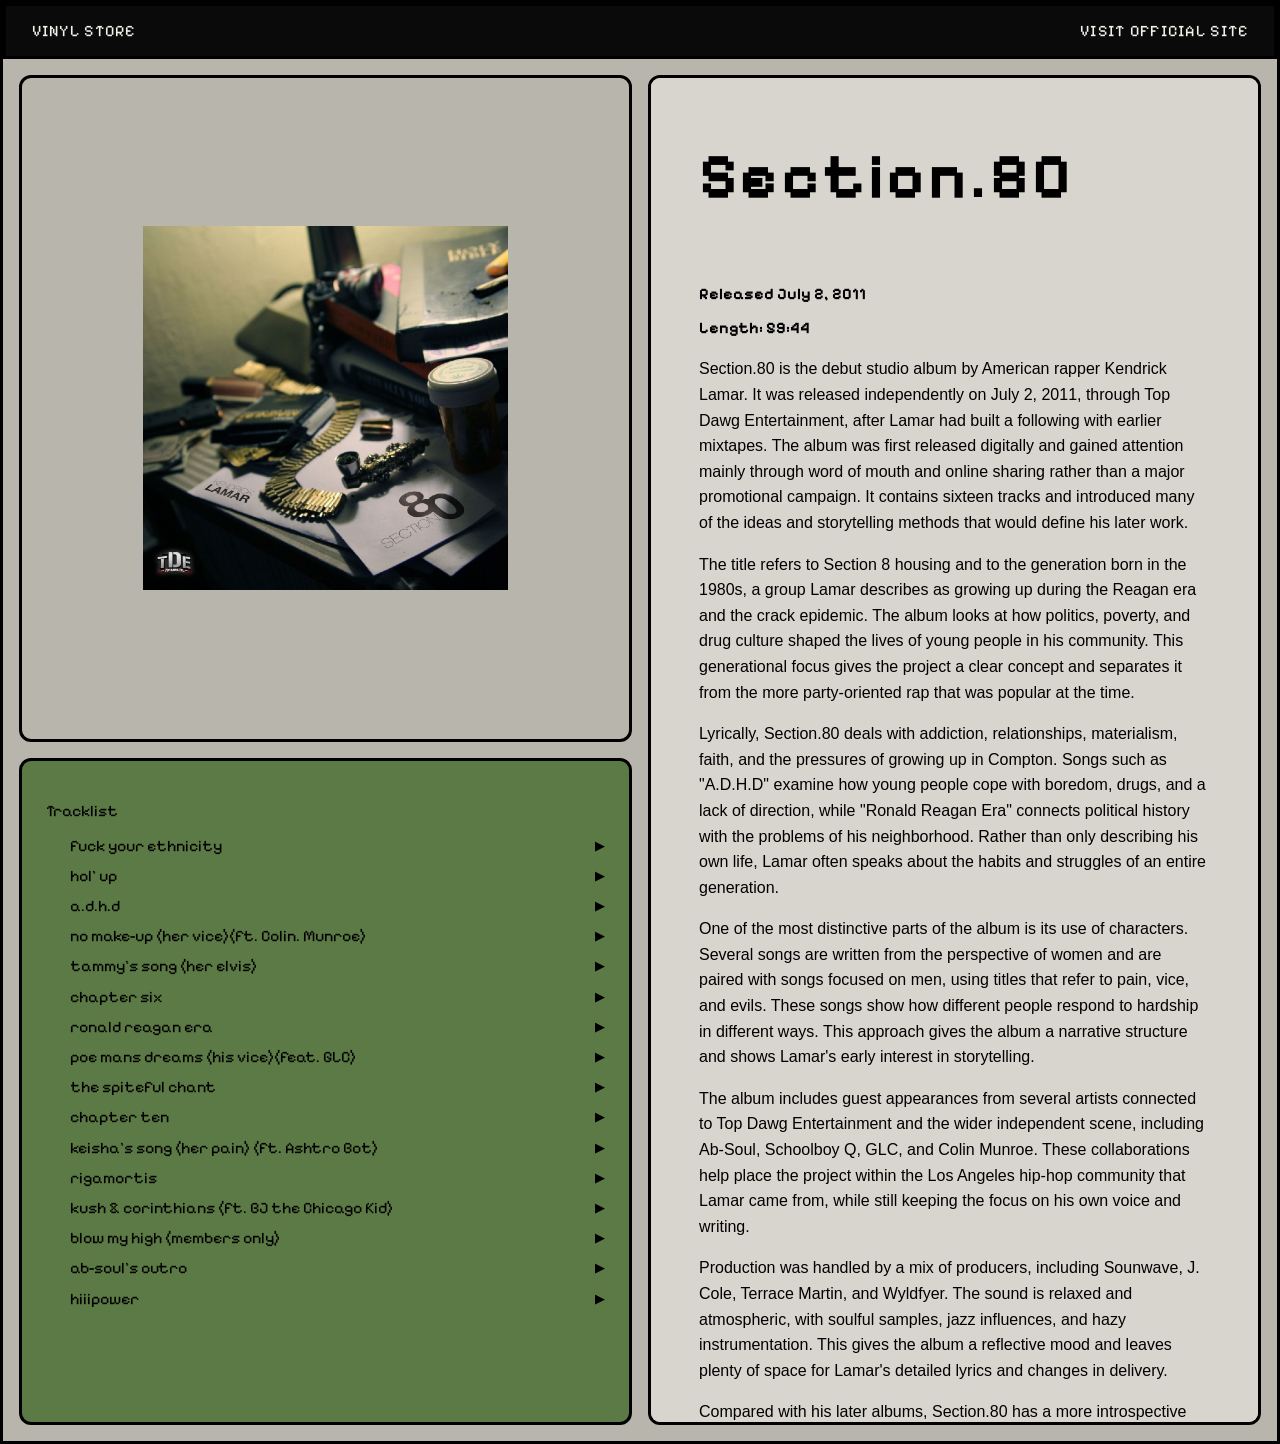
<file: section-80.html>
<!doctype html>
<html lang="en">
  <head>
    <meta charset="UTF-8" />
    <meta name="viewport" content="width=device-width, initial-scale=1.0" />
    <title>Section 80</title>
    <link rel="stylesheet" href="records.css" />
    <link rel="preconnect" href="https://fonts.googleapis.com" />
    <link rel="preconnect" href="https://fonts.gstatic.com" crossorigin />
    <link
      href="https://fonts.googleapis.com/css2?family=Pixelify+Sans:wght@400..700&display=swap"
      rel="stylesheet"
    />
  </head>
  <body>
    <nav class="nav">
      <a class="link nav-title" href="index.html">VINYL STORE</a>
      <a class="link" href="https://shop.my-gnx.com/">VISIT OFFICIAL SITE</a>
    </nav>
    <div class="container">
      <div class="record-playing">
        <img class="vinyl" src="images/vinyl.png" alt="Vinyl" />
        <img
          class="album-cover"
          src="images/section80.jpg"
          alt="section 80 album cover"
        />
      </div>
      <div class="tracklist">
        <p>Tracklist</p>
        <ul>
          <li>
            fuck your ethnicity
            <button
              class="play-button"
              data-audio="music/section 80/fethnicity.mp3"
            >
              ▶
            </button>
          </li>

          <li>
            hol' up
            <button class="play-button" data-audio="music/section 80/holup.mp3">
              ▶
            </button>
          </li>

          <li>
            a.d.h.d
            <button class="play-button" data-audio="music/section 80/adhd.mp3">
              ▶
            </button>
          </li>

          <li>
            no make-up (her vice)(ft. Colin. Munroe)
            <button
              class="play-button"
              data-audio="music/section 80/nomakeup.mp3"
            >
              ▶
            </button>
          </li>

          <li>
            tammy's song (her elvis)
            <button class="play-button" data-audio="music/section 80/tammy.mp3">
              ▶
            </button>
          </li>

          <li>
            chapter six
            <button
              class="play-button"
              data-audio="music/section 80/chaptersix.mp3"
            >
              ▶
            </button>
          </li>

          <li>
            ronald reagan era
            <button
              class="play-button"
              data-audio="music/section 80/ronaldreagan.mp3"
            >
              ▶
            </button>
          </li>

          <li>
            poe mans dreams (his vice)(feat. GLC)
            <button
              class="play-button"
              data-audio="music/section 80/poemansdreams.mp3"
            >
              ▶
            </button>
          </li>

          <li>
            the spiteful chant
            <button
              class="play-button"
              data-audio="music/section 80/spitefulchant.mp3"
            >
              ▶
            </button>
          </li>

          <li>
            chapter ten
            <button
              class="play-button"
              data-audio="music/section 80/Chapter Ten.mp3"
            >
              ▶
            </button>
          </li>

          <li>
            keisha's song (her pain) (ft. Ashtro Bot)
            <button
              class="play-button"
              data-audio="music/section 80/keishassong.mp3"
            >
              ▶
            </button>
          </li>

          <li>
            rigamortis
            <button
              class="play-button"
              data-audio="music/section 80/rigamortis.mp3"
            >
              ▶
            </button>
          </li>
          <li>
            kush & corinthians (ft. BJ the Chicago Kid)
            <button
              class="play-button"
              data-audio="music/section 80/kushcorinthians.mp3"
            >
              ▶
            </button>
          </li>
          <li>
            blow my high (members only)
            <button
              class="play-button"
              data-audio="music/section 80/blowmyhigh.mp3"
            >
              ▶
            </button>
          </li>
          <li>
            ab-soul's outro
            <button
              class="play-button"
              data-audio="music/section 80/absoulsoutro.mp3"
            >
              ▶
            </button>
          </li>
          <li>
            hiiipower
            <button
              class="play-button"
              data-audio="music/section 80/hiiipower.mp3"
            >
              ▶
            </button>
          </li>
        </ul>
      </div>
      <div class="description">
        <h2>Section.80</h2>
        <h3>Released July 2, 2011</h3>
        <h3>Length: 59:44</h3>
        <!--text from claude -->
        <p>
          Section.80 is the debut studio album by American rapper Kendrick
          Lamar. It was released independently on July 2, 2011, through Top Dawg
          Entertainment, after Lamar had built a following with earlier
          mixtapes. The album was first released digitally and gained attention
          mainly through word of mouth and online sharing rather than a major
          promotional campaign. It contains sixteen tracks and introduced many
          of the ideas and storytelling methods that would define his later
          work.
        </p>

        <p>
          The title refers to Section 8 housing and to the generation born in
          the 1980s, a group Lamar describes as growing up during the Reagan era
          and the crack epidemic. The album looks at how politics, poverty, and
          drug culture shaped the lives of young people in his community. This
          generational focus gives the project a clear concept and separates it
          from the more party-oriented rap that was popular at the time.
        </p>

        <p>
          Lyrically, Section.80 deals with addiction, relationships,
          materialism, faith, and the pressures of growing up in Compton. Songs
          such as "A.D.H.D" examine how young people cope with boredom, drugs,
          and a lack of direction, while "Ronald Reagan Era" connects political
          history with the problems of his neighborhood. Rather than only
          describing his own life, Lamar often speaks about the habits and
          struggles of an entire generation.
        </p>

        <p>
          One of the most distinctive parts of the album is its use of
          characters. Several songs are written from the perspective of women
          and are paired with songs focused on men, using titles that refer to
          pain, vice, and evils. These songs show how different people respond
          to hardship in different ways. This approach gives the album a
          narrative structure and shows Lamar's early interest in storytelling.
        </p>

        <p>
          The album includes guest appearances from several artists connected to
          Top Dawg Entertainment and the wider independent scene, including
          Ab-Soul, Schoolboy Q, GLC, and Colin Munroe. These collaborations help
          place the project within the Los Angeles hip-hop community that Lamar
          came from, while still keeping the focus on his own voice and writing.
        </p>

        <p>
          Production was handled by a mix of producers, including Sounwave, J.
          Cole, Terrace Martin, and Wyldfyer. The sound is relaxed and
          atmospheric, with soulful samples, jazz influences, and hazy
          instrumentation. This gives the album a reflective mood and leaves
          plenty of space for Lamar's detailed lyrics and changes in delivery.
        </p>

        <p>
          Compared with his later albums, Section.80 has a more introspective
          and intimate character. Lamar sounds more personal and observational,
          often speaking directly to the listener about the choices and
          pressures of his generation. The album also shows his early skill at
          shifting between voices, tones, and rhythms inside a single song.
        </p>

        <p>
          Section.80 had a modest commercial start. It debuted at number 113 on
          the US Billboard 200 and sold roughly five thousand copies in its
          first week, mostly through digital sales. However, it received strong
          reviews from critics and quickly built a loyal fanbase. Over the years
          its reputation has grown considerably, and it has since earned
          platinum certification in the United States.
        </p>

        <p>
          The album played an important role in Lamar's career. Its success
          helped bring him to the attention of major figures in the industry and
          led to the partnership with Dr. Dre and Aftermath Entertainment that
          shaped his next release. Looking back, Section.80 is widely seen as
          the foundation for his later albums, introducing the themes of
          community, faith, generational struggle, and personal responsibility
          that continue throughout his discography.
        </p>
      </div>
    </div>
    <script src="records.js"></script>
  </body>
</html>
</file>
<file: records.css>
* {
  box-sizing: border-box;
}
html,
body {
  margin: 0;
  width: 100%;
}
body {
  margin: 0;
  border: 0.2rem solid black;

  display: flex;
  flex-direction: column;
  min-height: 100vh;
}
.nav {
  width: 100%;
  display: flex;
  justify-content: space-between;
  align-items: center;
  padding: clamp(0.5rem, 1.2vw, 1rem) clamp(0.7rem, 2vw, 2rem);
  background-color: #0a0a0a;
  border: 0.2rem solid black;
  font-family: "Pixelify Sans", sans-serif;
  color: #f2f0e8;
}

.nav-title {
  margin: 0;
  font-size: clamp(1rem, 2.5vw, 2rem);
  letter-spacing: 0.08em;
}
.link {
  color: #f2f0e8;
  text-decoration: none;
  font-size: clamp(0.6rem, 1.4vw, 1rem);
  letter-spacing: 0.08em;
  padding: 0;
}
.container {
  min-height: 87.5vh;
  display: grid;
  grid-template-columns: 1fr 1fr;
  grid-template-rows: 1fr 1fr;
  gap: 1rem;
  background-color: #b8b5ad;
  padding: 1rem;
}

.record-playing,
.tracklist,
.description {
  border: 0.2rem solid black;
  border-radius: 12px;
}
.record-playing {
  position: relative;
  display: flex;
  align-items: center;
  justify-content: center;
}

.record-playing .vinyl,
.record-playing .album-cover {
  width: min(60%, 400px);
  height: auto;
}

.record-playing .vinyl {
  cursor: pointer;
}

.record-playing .album-cover {
  position: absolute;
  z-index: 2;
  cursor: pointer;

  transition:
    transform 0.7s ease,
    opacity 0.7s ease;
}

.record-playing .album-cover.slide-away {
  transform: translateX(-300px);
  opacity: 0;
  pointer-events: none;
}

.tracklist {
  grid-column: 1;
  grid-row: 2;
  background-color: #5c7a45;
  padding: 1.5rem;
  font-family: "Pixelify Sans", sans-serif;
}

.tracklist ul {
  margin: 0;
  padding-left: 1.5rem;
}

.tracklist li {
  display: flex;
  align-items: center;
  justify-content: space-between;
  margin-bottom: 0.7rem;
}

.tracklist button {
  background-color: #5c7a45;
  border: none;
  padding: 0;
  cursor: pointer;
}

.tracklist button:hover {
  background-color: black;
}
.description {
  grid-column: 2;
  grid-row: 1/3;
  height: 150vh;
  max-height: 150vh;
  background-color: #d8d5ce;
  padding: 3rem;
  font-family: Arial, sans-serif;
  line-height: 1.6;
  overflow-y: auto;
}

.description h2 {
  margin-top: 0;
  font-family: "Pixelify Sans", sans-serif;
  font-size: clamp(2rem, 5vw, 4rem);

  letter-spacing: 0.05em;
}

.description h3 {
  font-family: "Pixelify Sans", sans-serif;
  font-size: 1rem;

  margin: 0.5rem 0;
}

.description p {
  max-width: 700px;
}

@media (max-width: 700px) {
  .container {
    grid-template-columns: 1fr;
    grid-template-rows: auto;
  }

  .record-playing {
    grid-column: 1;
    grid-row: auto;
  }

  .tracklist {
    grid-column: 1;
    grid-row: auto;
  }

  .description {
    grid-column: 1;
    grid-row: auto;
    max-height: 500pFhx;
    overflow-y: auto;
  }
}
</file>
